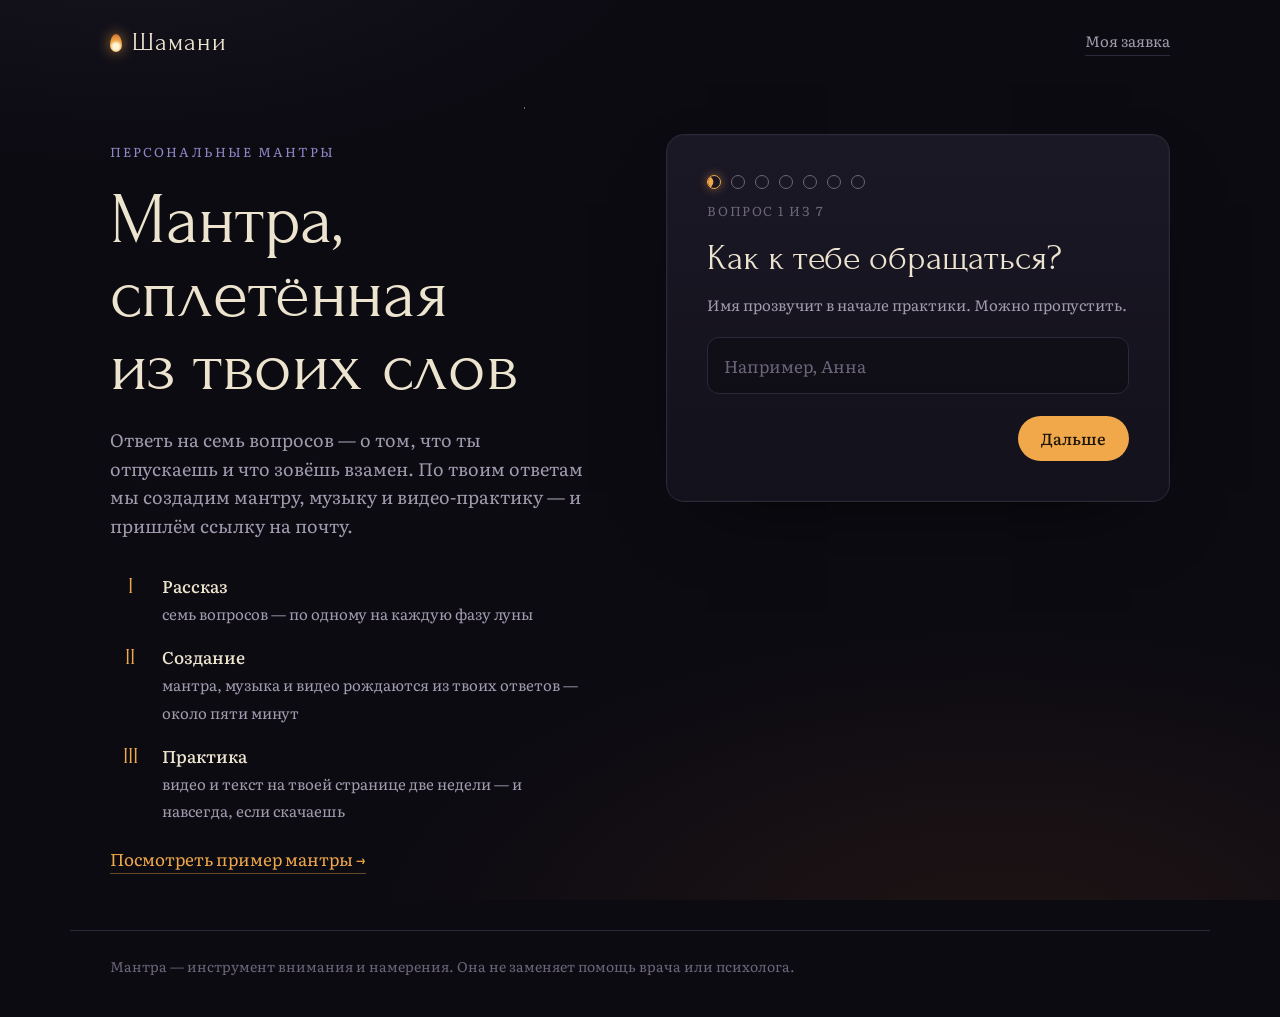
<file: index.html>
<!doctype html>
<html lang="ru">
<head>
  <meta charset="utf-8">
  <meta name="viewport" content="width=device-width, initial-scale=1, viewport-fit=cover">
  <title>Шамани</title>
  <meta name="description" content="Персональная мантра по семи вопросам — и практика у свечи под звуки твоей стихии.">
  <link rel="icon" href="data:image/svg+xml,%3Csvg xmlns='http://www.w3.org/2000/svg' viewBox='0 0 32 32'%3E%3Cpath d='M16 3c3 6 8 9 8 16a8 8 0 0 1-16 0c0-7 5-10 8-16z' fill='%23F0A84A'/%3E%3C/svg%3E">
  <link rel="preconnect" href="https://fonts.googleapis.com">
  <link rel="preconnect" href="https://fonts.gstatic.com" crossorigin>
  <link rel="stylesheet" href="https://fonts.googleapis.com/css2?family=Forum&family=Literata:ital,opsz,wght@0,7..72,400;0,7..72,500;1,7..72,400&display=swap">
  <link rel="stylesheet" href="css/style.css">
</head>
<body>
  <header class="site-header wrap">
    <a class="brand" href="index.html"><span class="brand-flame" aria-hidden="true"></span>Шамани</a>
    <a class="header-link" id="order-link" href="order.html">Моя заявка</a>
  </header>

  <main class="wrap home">
    <section class="intro">
      <p class="eyebrow">Персональные мантры</p>
      <h1>Мантра, сплетённая из&nbsp;твоих слов</h1>
      <p class="lead">Ответь на семь вопросов — о том, что ты отпускаешь и что зовёшь взамен. По твоим ответам мы создадим мантру, музыку и видео-практику — и пришлём ссылку на почту.</p>
      <ol class="path">
        <li><span class="path-mark">I</span><div><b>Рассказ</b><span>семь вопросов — по одному на каждую фазу луны</span></div></li>
        <li><span class="path-mark">II</span><div><b>Создание</b><span>мантра, музыка и видео рождаются из твоих ответов — около пяти минут</span></div></li>
        <li><span class="path-mark">III</span><div><b>Практика</b><span>видео и текст на твоей странице две недели — и навсегда, если скачаешь</span></div></li>
      </ol>
      <a class="text-link" id="sample-link" href="mantra.html">Посмотреть пример мантры</a>
    </section>

    <section class="rite" aria-labelledby="rite-title">
      <div class="moons" id="moons" aria-hidden="true"></div>
      <p class="rite-step" id="rite-step">Вопрос 1 из 7</p>

      <form id="rite-form" novalidate>
        <h2 class="rite-q" id="rite-title">Как к тебе обращаться?</h2>
        <p class="rite-hint" id="rite-hint"></p>
        <div class="rite-body" id="rite-body"></div>
        <div class="rite-nav">
          <button type="button" class="btn btn-ghost" id="btn-back">Назад</button>
          <button type="submit" class="btn btn-primary" id="btn-next">Дальше</button>
        </div>
      </form>

      <div class="weaving" id="weaving" hidden>
        <span class="weaving-flame" aria-hidden="true"></span>
        <p>Оформляем заявку…</p>
      </div>
    </section>
  </main>

  <footer class="wrap site-footer">
    <p>Мантра — инструмент внимания и намерения. Она не заменяет помощь врача или психолога.</p>
  </footer>

  <script src="js/mantra.js"></script>
  <script src="js/app.js"></script>
</body>
</html>
</file>
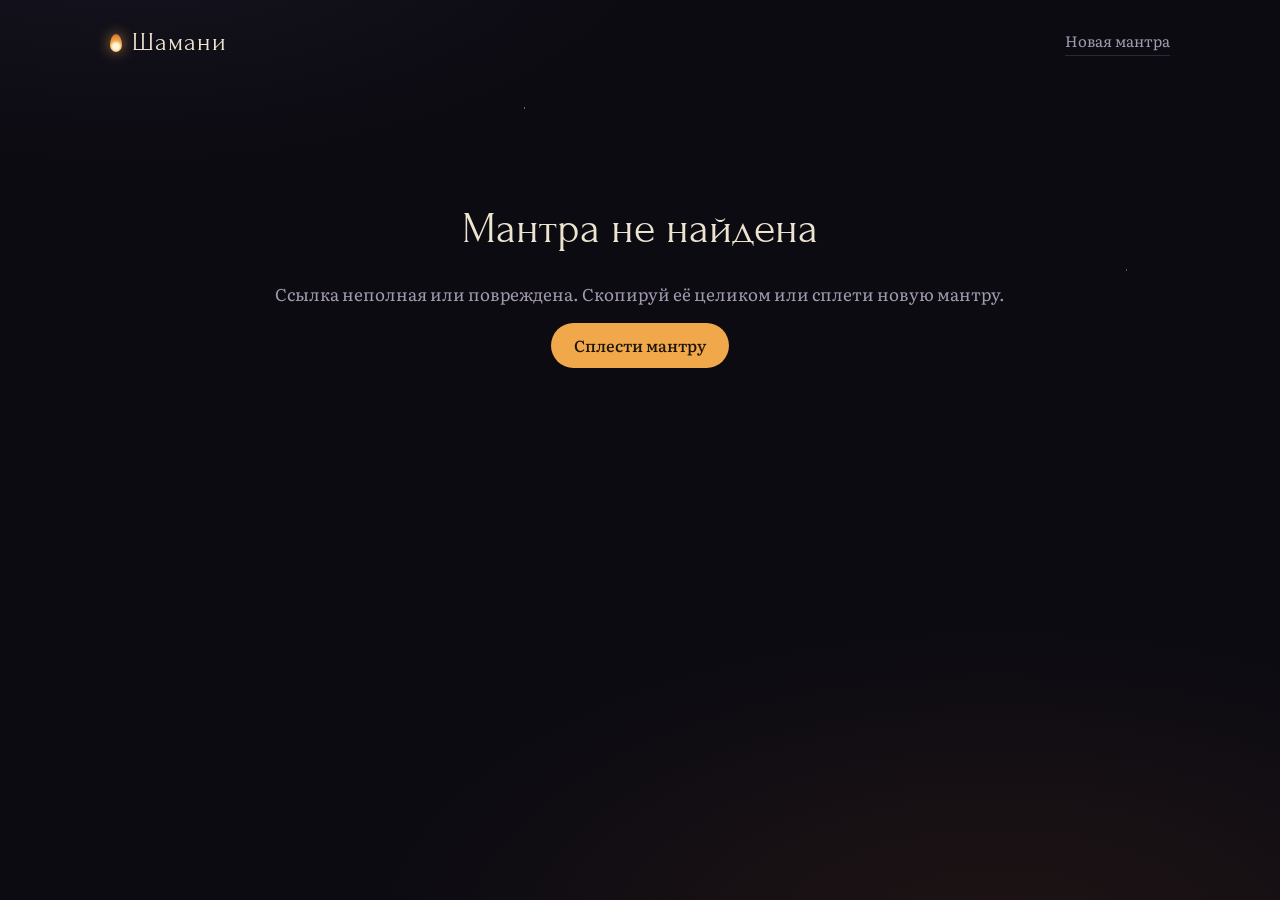
<file: mantra.html>
<!doctype html>
<html lang="ru">
<head>
  <meta charset="utf-8">
  <meta name="viewport" content="width=device-width, initial-scale=1, viewport-fit=cover">
  <title>Твоя мантра · Шамани</title>
  <link rel="icon" href="data:image/svg+xml,%3Csvg xmlns='http://www.w3.org/2000/svg' viewBox='0 0 32 32'%3E%3Cpath d='M16 3c3 6 8 9 8 16a8 8 0 0 1-16 0c0-7 5-10 8-16z' fill='%23F0A84A'/%3E%3C/svg%3E">
  <link rel="preconnect" href="https://fonts.googleapis.com">
  <link rel="preconnect" href="https://fonts.gstatic.com" crossorigin>
  <link rel="stylesheet" href="https://fonts.googleapis.com/css2?family=Forum&family=Literata:ital,opsz,wght@0,7..72,400;0,7..72,500;1,7..72,400&display=swap">
  <link rel="stylesheet" href="css/style.css">
</head>
<body class="page-altar">
  <header class="site-header wrap">
    <a class="brand" href="index.html"><span class="brand-flame" aria-hidden="true"></span>Шамани</a>
    <a class="header-link" href="index.html">Новая мантра</a>
  </header>

  <main class="wrap altar" id="altar">
    <div class="altar-head">
      <p class="eyebrow" id="altar-sphere">Мантра</p>
      <h1 id="altar-title">Твоя мантра</h1>
      <p class="altar-intent" id="altar-intent" hidden></p>
    </div>

    <div class="altar-stage">
      <canvas id="candle" role="img" aria-label="Свеча в темноте и чётки: каждая бусина — одно повторение"></canvas>
      <p class="beads-count" id="beads-count" aria-live="polite">0 / 9</p>
    </div>

    <ol class="mantra-lines" id="mantra-lines"></ol>
    <p class="bija-note" id="bija-note"></p>

    <div class="altar-controls">
      <button type="button" class="btn btn-primary btn-light" id="btn-light">Зажечь свечу</button>
      <div class="controls-row">
        <label class="control" for="sel-rounds"><span>Повторений</span>
          <select id="sel-rounds">
            <option value="9" selected>9</option>
            <option value="27">27</option>
            <option value="108">108 — полный круг чёток</option>
          </select>
        </label>
        <label class="control" for="sel-sound"><span>Звук</span>
          <select id="sel-sound">
            <option value="water">Вода</option>
            <option value="wind">Ветер</option>
            <option value="forest">Лес</option>
            <option value="fire">Огонь</option>
            <option value="bowl">Только поющая чаша</option>
            <option value="silence">Тишина</option>
          </select>
        </label>
        <label class="control" for="vol"><span>Громкость</span>
          <input type="range" id="vol" min="0" max="1" step="0.05" value="0.7">
        </label>
      </div>
      <div class="controls-row">
        <label class="toggle" for="chk-voice"><input type="checkbox" id="chk-voice" checked> <span id="voice-label">Голос читает мантру</span></label>
        <button type="button" class="btn btn-ghost btn-small" id="btn-share">Скопировать ссылку</button>
      </div>
    </div>
    <p class="altar-status" id="altar-status" role="status"></p>
  </main>

  <section class="wrap altar-empty" id="altar-empty" hidden>
    <h1>Мантра не найдена</h1>
    <p>Ссылка неполная или повреждена. Скопируй её целиком или сплети новую мантру.</p>
    <a class="btn btn-primary" href="index.html">Сплести мантру</a>
  </section>

  <script src="js/mantra.js"></script>
  <script src="js/candle.js"></script>
  <script src="js/sound.js"></script>
  <script src="js/altar.js"></script>
</body>
</html>
</file>
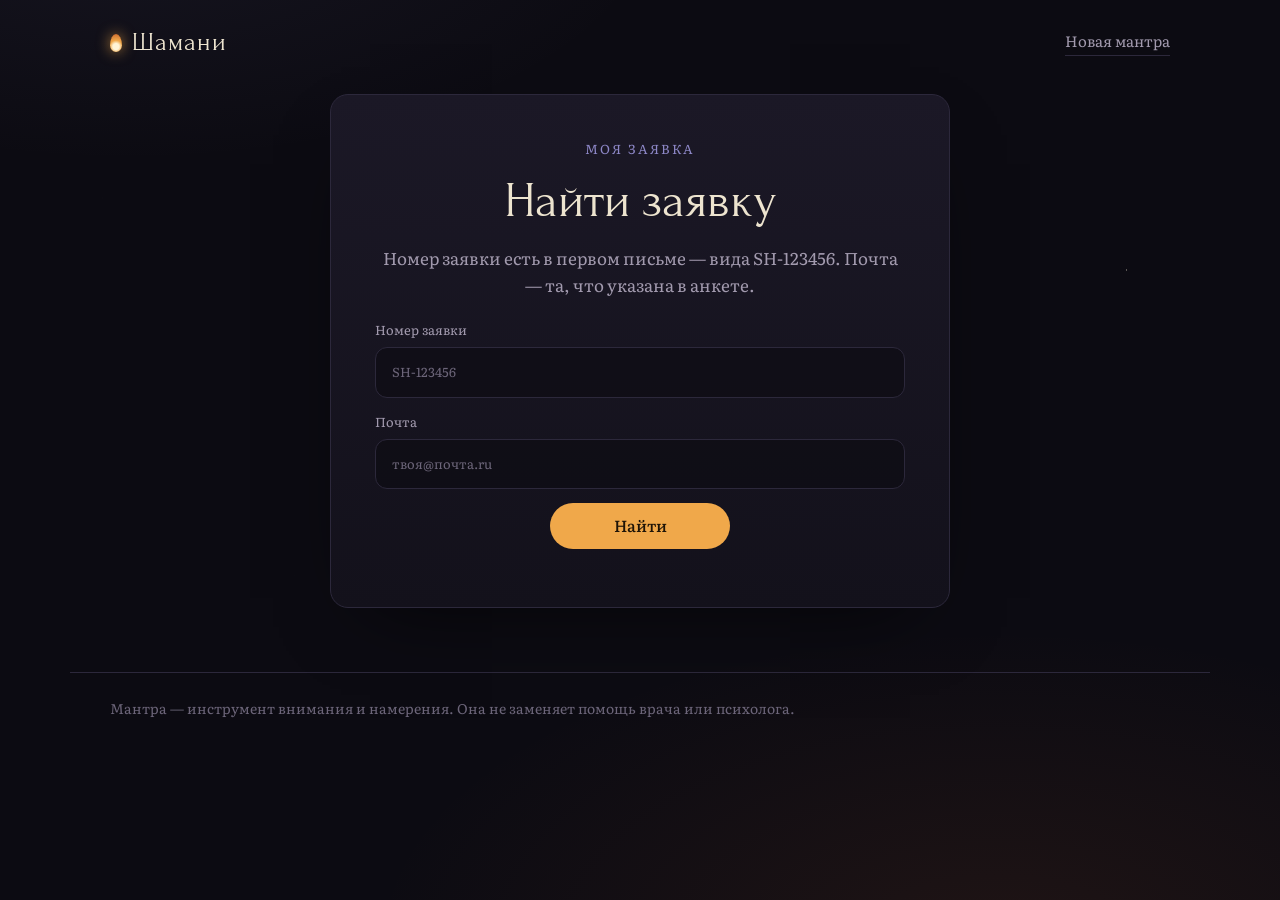
<file: order.html>
<!doctype html>
<html lang="ru">
<head>
  <meta charset="utf-8">
  <meta name="viewport" content="width=device-width, initial-scale=1, viewport-fit=cover">
  <title>Моя заявка · Шамани</title>
  <meta name="robots" content="noindex">
  <link rel="icon" href="data:image/svg+xml,%3Csvg xmlns='http://www.w3.org/2000/svg' viewBox='0 0 32 32'%3E%3Cpath d='M16 3c3 6 8 9 8 16a8 8 0 0 1-16 0c0-7 5-10 8-16z' fill='%23F0A84A'/%3E%3C/svg%3E">
  <link rel="preconnect" href="https://fonts.googleapis.com">
  <link rel="preconnect" href="https://fonts.gstatic.com" crossorigin>
  <link rel="stylesheet" href="https://fonts.googleapis.com/css2?family=Forum&family=Literata:ital,opsz,wght@0,7..72,400;0,7..72,500;1,7..72,400&display=swap">
  <link rel="stylesheet" href="css/style.css">
</head>
<body>
  <header class="site-header wrap">
    <a class="brand" href="index.html"><span class="brand-flame" aria-hidden="true"></span>Шамани</a>
    <a class="header-link" href="index.html">Новая мантра</a>
  </header>

  <main class="wrap order" id="order">
    <p class="order-loading" id="order-loading">Открываем заявку…</p>

    <!-- поиск по номеру: когда страницу открыли без личной ссылки -->
    <section class="order-card" id="view-lookup" hidden>
      <p class="eyebrow">Моя заявка</p>
      <h1>Найти заявку</h1>
      <p class="order-text" id="lookup-text">Номер заявки есть в первом письме — вида SH-123456. Почта — та, что указана в анкете.</p>
      <form class="lookup" id="lookup-form" novalidate>
        <label class="control" for="lookup-number"><span>Номер заявки</span>
          <input class="field" id="lookup-number" placeholder="SH-123456" autocomplete="off" maxlength="12" required>
        </label>
        <label class="control" for="lookup-email"><span>Почта</span>
          <input class="field" id="lookup-email" type="email" inputmode="email" autocomplete="email" placeholder="твоя@почта.ru" maxlength="120" required>
        </label>
        <button class="btn btn-primary" type="submit">Найти</button>
        <p class="rite-error" id="lookup-error" role="alert"></p>
      </form>
    </section>

    <!-- ждёт оплаты -->
    <section class="order-card" id="view-pay" hidden>
      <p class="eyebrow">Заявка <span data-number></span></p>
      <h1>Осталось оплатить</h1>
      <p class="order-text">Ответы сохранены. После оплаты мантра, музыка и видео будут готовы примерно через пять минут — ссылка придёт на почту.</p>
      <button class="btn btn-primary btn-light" type="button" id="btn-pay">Оплатить</button>
      <p class="order-fine">Прототип: оплата тестовая, деньги не списываются. Здесь будет переход к платёжному сервису.</p>
    </section>

    <!-- в очереди / создаётся -->
    <section class="order-card" id="view-wait" hidden>
      <p class="eyebrow">Заявка <span data-number></span></p>
      <span class="weaving-flame" aria-hidden="true"></span>
      <h1 id="wait-title">Создаём твою мантру</h1>
      <ol class="stages" id="stages">
        <li data-stage="paid">Оплата получена</li>
        <li data-stage="generating">Мантра, музыка и видео создаются</li>
        <li data-stage="ready">Готово — придёт письмо</li>
      </ol>
      <p class="order-text">Обычно это занимает около пяти минут. Страницу можно закрыть: ссылка придёт на почту, а заявку всегда можно найти по номеру.</p>
    </section>

    <!-- готово -->
    <section class="ready" id="view-ready" hidden>
      <div class="ready-head">
        <p class="eyebrow">Заявка <span data-number></span></p>
        <h1 id="ready-title">Твоя мантра</h1>
        <p class="access" id="access"></p>
      </div>
      <div class="screen" id="screen" hidden></div>
      <audio class="ready-audio" id="audio" controls preload="metadata" hidden></audio>
      <ol class="mantra-lines" id="ready-lines"></ol>
      <p class="bija-note" id="ready-note"></p>
      <div class="downloads">
        <h2>Сохрани себе</h2>
        <p class="order-text">Через две недели страница закроется, а скачанные файлы останутся с тобой.</p>
        <ul class="download-list" id="downloads"></ul>
      </div>
      <button class="btn btn-ghost btn-small dev-only" type="button" id="btn-expire" hidden>Тест: промотать 14 дней</button>
    </section>

    <!-- доступ закончился -->
    <section class="order-card" id="view-expired" hidden>
      <p class="eyebrow">Заявка <span data-number></span></p>
      <h1>Доступ закончился</h1>
      <p class="order-text" id="expired-text">Страница с мантрой была открыта две недели. Если файлы скачаны — они остаются с тобой.</p>
      <a class="btn btn-primary" href="index.html">Создать новую мантру</a>
    </section>
  </main>

  <footer class="wrap site-footer">
    <p>Мантра — инструмент внимания и намерения. Она не заменяет помощь врача или психолога.</p>
  </footer>

  <script src="js/order.js"></script>
</body>
</html>
</file>
<file: css/style.css>
/* Шамани — «нейтральная мистика»: ночь, воск, пламя.
   Сайт намеренно одноцветный по теме (тёмный): свеча горит в темноте. */
:root {
  color-scheme: dark;
  --night: #0C0B12;
  --surface: #13111B;
  --surface-2: #1B1826;
  --line: #2C283B;
  --tallow: #EDE4CF;
  --muted: #A29AAE;
  --faint: #6C6579;
  --flame: #F0A84A;
  --ember: #C8632B;
  --dusk: #8E88C8;
  --on-flame: #1E1407;

  --display: 'Forum', 'Cormorant Garamond', 'Times New Roman', serif;
  --body: 'Literata', Georgia, 'Times New Roman', serif;
  --radius: 18px;
}

* { box-sizing: border-box; }
[hidden] { display: none !important; }
html, body { min-height: 100%; }

body {
  margin: 0;
  background-color: var(--night);
  background-image:
    radial-gradient(ellipse 70% 50% at 78% 105%, rgba(200, 99, 43, 0.10), transparent 70%),
    radial-gradient(ellipse 60% 40% at 10% -10%, rgba(142, 136, 200, 0.08), transparent 70%),
    radial-gradient(1px 1px at 8% 22%, rgba(237, 228, 207, 0.5) 50%, transparent 51%),
    radial-gradient(1px 1px at 23% 64%, rgba(237, 228, 207, 0.35) 50%, transparent 51%),
    radial-gradient(1.5px 1.5px at 41% 12%, rgba(237, 228, 207, 0.45) 50%, transparent 51%),
    radial-gradient(1px 1px at 57% 38%, rgba(237, 228, 207, 0.3) 50%, transparent 51%),
    radial-gradient(1px 1px at 71% 8%, rgba(237, 228, 207, 0.5) 50%, transparent 51%),
    radial-gradient(1.5px 1.5px at 88% 30%, rgba(237, 228, 207, 0.35) 50%, transparent 51%),
    radial-gradient(1px 1px at 94% 72%, rgba(237, 228, 207, 0.3) 50%, transparent 51%),
    radial-gradient(1px 1px at 34% 88%, rgba(237, 228, 207, 0.3) 50%, transparent 51%);
  background-attachment: fixed;
  color: var(--tallow);
  font-family: var(--body);
  font-size: 17px;
  line-height: 1.6;
  -webkit-font-smoothing: antialiased;
}

.wrap {
  width: 100%;
  max-width: 1140px;
  margin-inline: auto;
  padding-inline: clamp(16px, 4vw, 40px);
}

h1, h2 { font-family: var(--display); font-weight: 400; text-wrap: balance; margin: 0; }
p { margin: 0; }
a { color: inherit; }

:focus-visible { outline: 2px solid var(--flame); outline-offset: 3px; border-radius: 6px; }

.eyebrow {
  font-size: 13px;
  letter-spacing: 0.16em;
  text-transform: uppercase;
  color: var(--dusk);
}

/* --- шапка --- */
.site-header {
  display: flex;
  align-items: center;
  justify-content: space-between;
  gap: 16px;
  padding-block: 22px;
}
.brand {
  display: inline-flex;
  align-items: center;
  gap: 10px;
  font-family: var(--display);
  font-size: 26px;
  letter-spacing: 0.04em;
  text-decoration: none;
}
.brand-flame {
  width: 12px;
  height: 18px;
  border-radius: 50% 50% 50% 50% / 62% 62% 38% 38%;
  background: radial-gradient(circle at 50% 70%, #fff4d6 0 22%, var(--flame) 45%, var(--ember) 100%);
  box-shadow: 0 0 14px rgba(240, 168, 74, 0.7);
  animation: flicker 3.2s ease-in-out infinite;
}
.header-link {
  font-size: 15px;
  color: var(--muted);
  text-decoration: none;
  border-bottom: 1px solid var(--line);
  padding-bottom: 2px;
}
.header-link:hover { color: var(--tallow); border-color: var(--flame); }

/* --- главная --- */
.home {
  display: grid;
  grid-template-columns: minmax(0, 1fr) minmax(0, 1.05fr);
  gap: clamp(32px, 6vw, 80px);
  align-items: start;
  padding-block: clamp(16px, 4vw, 48px) 56px;
}
.intro { display: grid; gap: 22px; padding-top: 8px; }
.intro h1 { font-size: clamp(42px, 5.6vw, 72px); line-height: 1.02; letter-spacing: -0.005em; }
.lead { color: var(--muted); font-size: 18px; max-width: 34em; }

.path { list-style: none; margin: 6px 0 0; padding: 0; display: grid; gap: 14px; }
.path li { display: grid; grid-template-columns: 40px 1fr; gap: 12px; align-items: baseline; }
.path-mark { font-family: var(--display); font-size: 22px; color: var(--flame); text-align: center; }
.path b { font-weight: 500; display: block; }
.path span:not(.path-mark) { color: var(--muted); font-size: 15px; }

.text-link {
  justify-self: start;
  color: var(--flame);
  text-decoration: none;
  border-bottom: 1px solid rgba(240, 168, 74, 0.4);
}
.text-link::after { content: ' →'; }
.text-link:hover { border-color: var(--flame); }

/* --- обряд (анкета) --- */
.rite {
  background: linear-gradient(180deg, var(--surface-2), var(--surface));
  border: 1px solid var(--line);
  border-radius: var(--radius);
  padding: clamp(22px, 3.5vw, 40px);
  display: grid;
  gap: 18px;
  box-shadow: 0 30px 80px -40px rgba(0, 0, 0, 0.8), 0 0 0 1px rgba(237, 228, 207, 0.02) inset;
}

.moons { display: flex; gap: 10px; }
.moon {
  width: 14px;
  height: 14px;
  border-radius: 50%;
  border: 1px solid var(--faint);
  position: relative;
  overflow: hidden;
  transition: border-color 0.3s, box-shadow 0.3s;
}
.moon::after {
  content: '';
  position: absolute;
  inset: 0;
  border-radius: 50%;
  background: var(--tallow);
  transform: translateX(-100%);
  transition: transform 0.5s ease;
}
.moon.is-now { border-color: var(--flame); box-shadow: 0 0 10px rgba(240, 168, 74, 0.5); }
.moon.is-now::after { transform: translateX(-55%); background: var(--flame); }
.moon.is-full { border-color: var(--tallow); }
.moon.is-full::after { transform: translateX(0); }

.rite-step { font-size: 13px; letter-spacing: 0.12em; text-transform: uppercase; color: var(--faint); margin-top: -6px; }
#rite-form { display: grid; gap: 14px; }
.rite-q { font-size: clamp(28px, 3vw, 36px); line-height: 1.1; }
.rite-hint { color: var(--muted); font-size: 15px; }
.rite-body { margin-top: 6px; }

.chips { display: grid; grid-template-columns: repeat(2, minmax(0, 1fr)); gap: 10px; }
.chip {
  position: relative;
  display: grid;
  gap: 2px;
  padding: 12px 16px;
  border: 1px solid var(--line);
  border-radius: 12px;
  background: rgba(237, 228, 207, 0.02);
  cursor: pointer;
  transition: border-color 0.2s, background 0.2s;
}
.chip input { position: absolute; opacity: 0; inset: 0; margin: 0; cursor: pointer; }
.chip-label { font-size: 17px; }
.chip-hint { font-size: 13px; color: var(--faint); line-height: 1.35; }
.chip:hover { border-color: var(--faint); }
.chip:has(input:checked) {
  border-color: var(--flame);
  background: rgba(240, 168, 74, 0.08);
}
.chip:has(input:checked) .chip-label { color: var(--flame); }
.chip:has(input:focus-visible) { outline: 2px solid var(--flame); outline-offset: 2px; }

.field {
  width: 100%;
  font: inherit;
  color: var(--tallow);
  background: rgba(12, 11, 18, 0.6);
  border: 1px solid var(--line);
  border-radius: 12px;
  padding: 14px 16px;
  resize: vertical;
}
.field::placeholder { color: var(--faint); }
.field:focus { border-color: var(--flame); outline: none; box-shadow: 0 0 0 3px rgba(240, 168, 74, 0.15); }

.rite-nav { display: flex; justify-content: space-between; gap: 12px; margin-top: 8px; }
.rite-nav .btn-primary { margin-left: auto; }

/* --- кнопки --- */
.btn {
  display: inline-flex;
  align-items: center;
  justify-content: center;
  gap: 8px;
  font: inherit;
  font-size: 16px;
  line-height: 1.2;
  padding: 12px 22px;
  border-radius: 999px;
  border: 1px solid transparent;
  cursor: pointer;
  text-decoration: none;
  transition: background 0.2s, border-color 0.2s, color 0.2s, box-shadow 0.2s, opacity 0.2s;
}
.btn-primary { background: var(--flame); color: var(--on-flame); font-weight: 500; }
.btn-primary:hover { box-shadow: 0 0 24px rgba(240, 168, 74, 0.45); }
.btn-primary:disabled { opacity: 0.35; cursor: not-allowed; box-shadow: none; }
.btn-ghost { background: transparent; color: var(--tallow); border-color: var(--line); }
.btn-ghost:hover { border-color: var(--faint); }
.btn-small { font-size: 14px; padding: 8px 16px; }

/* --- плетение и результат --- */
.weaving { display: grid; justify-items: center; gap: 16px; padding-block: 48px; color: var(--muted); }
.weaving-flame {
  width: 22px;
  height: 34px;
  border-radius: 50% 50% 50% 50% / 62% 62% 38% 38%;
  background: radial-gradient(circle at 50% 70%, #fff4d6 0 22%, var(--flame) 45%, var(--ember) 100%);
  box-shadow: 0 0 40px 10px rgba(240, 168, 74, 0.35);
  animation: flicker 1.4s ease-in-out infinite;
}


.visually-hidden {
  position: absolute !important;
  width: 1px;
  height: 1px;
  overflow: hidden;
  clip-path: inset(50%);
  white-space: nowrap;
}

/* --- страница заявки --- */
.order { display: grid; justify-items: center; padding-block: 8px 64px; }
.order-loading { color: var(--muted); padding-block: 12vh; }
.order-card {
  width: 100%;
  max-width: 620px;
  display: grid;
  justify-items: center;
  text-align: center;
  gap: 16px;
  padding: clamp(26px, 4vw, 44px);
  border: 1px solid var(--line);
  border-radius: var(--radius);
  background: linear-gradient(180deg, var(--surface-2), var(--surface));
  box-shadow: 0 30px 80px -40px rgba(0, 0, 0, 0.8);
}
.order-card h1, .ready h1 { font-size: clamp(34px, 5vw, 50px); line-height: 1.05; }
.order-text { color: var(--muted); max-width: 32em; }
.order-fine { font-size: 13px; color: var(--faint); max-width: 30em; }
.rite-error { min-height: 1.4em; margin-top: 8px; font-size: 15px; color: #E88A6A; }
.rite-error:empty { min-height: 0; margin: 0; }

.lookup { width: 100%; display: grid; gap: 14px; text-align: left; margin-top: 6px; }
.lookup .btn { justify-self: center; min-width: 180px; }

.stages { list-style: none; margin: 4px 0; padding: 0; display: grid; gap: 10px; text-align: left; }
.stages li { position: relative; padding-left: 30px; color: var(--faint); }
.stages li::before {
  content: '';
  position: absolute;
  left: 4px;
  top: 0.45em;
  width: 12px;
  height: 12px;
  border-radius: 50%;
  border: 1px solid var(--faint);
}
.stages li.is-done { color: var(--muted); }
.stages li.is-done::before { background: var(--tallow); border-color: var(--tallow); }
.stages li.is-now { color: var(--tallow); }
.stages li.is-now::before { border-color: var(--flame); background: var(--flame); box-shadow: 0 0 10px rgba(240, 168, 74, 0.6); animation: flicker 1.4s ease-in-out infinite; }

.ready { width: 100%; max-width: 900px; display: grid; justify-items: center; text-align: center; gap: 24px; }
.ready-head { display: grid; gap: 10px; justify-items: center; }
.access { font-size: 15px; color: var(--flame); }
.ready-audio { width: 100%; max-width: 520px; }
.downloads {
  width: 100%;
  display: grid;
  justify-items: center;
  gap: 10px;
  padding-top: 26px;
  border-top: 1px solid var(--line);
}
.downloads h2 { font-size: 30px; }
.download-list { list-style: none; margin: 8px 0 0; padding: 0; display: flex; flex-wrap: wrap; justify-content: center; gap: 12px; }
.download {
  display: grid;
  gap: 2px;
  min-width: 170px;
  padding: 14px 20px;
  border: 1px solid var(--line);
  border-radius: 14px;
  text-decoration: none;
  background: rgba(237, 228, 207, 0.02);
  transition: border-color 0.2s, background 0.2s;
}
.download b { font-weight: 500; }
.download b::before { content: '↓ '; color: var(--flame); }
.download span { font-size: 13px; color: var(--faint); }
.download:hover { border-color: var(--flame); background: rgba(240, 168, 74, 0.06); }
.dev-only { border-style: dashed; color: var(--faint); }

.screen {
  width: 100%;
  aspect-ratio: 16 / 9;
  border-radius: var(--radius);
  overflow: hidden;
  background: #000;
  border: 1px solid var(--line);
  box-shadow: 0 30px 90px -30px rgba(240, 168, 74, 0.18), 0 30px 80px -40px rgba(0, 0, 0, 0.9);
}
.screen video, .screen iframe { display: block; width: 100%; height: 100%; border: 0; }
.screen-error { display: grid; place-items: center; height: 100%; padding: 24px; color: var(--muted); }

.site-footer { padding-block: 24px 40px; color: var(--faint); font-size: 14px; border-top: 1px solid var(--line); }

/* --- страница свечи --- */
.altar {
  display: grid;
  justify-items: center;
  text-align: center;
  gap: 20px;
  padding-block: 8px 56px;
  max-width: 820px;
}
.altar-head { display: grid; gap: 10px; justify-items: center; }
.altar h1 { font-size: clamp(34px, 5vw, 54px); line-height: 1.05; }
.altar-intent { color: var(--muted); font-style: italic; max-width: 32em; }

.altar-stage { position: relative; width: 100%; max-width: 520px; }
.altar-stage canvas { display: block; width: 100%; height: clamp(300px, 56vh, 520px); }
.beads-count {
  position: absolute;
  right: 0;
  bottom: 6px;
  font-size: 13px;
  letter-spacing: 0.1em;
  color: var(--faint);
  font-variant-numeric: tabular-nums;
}

.mantra-lines {
  list-style: none;
  margin: 0;
  padding: 0;
  display: grid;
  gap: 8px;
  font-family: var(--display);
  font-size: clamp(22px, 2.6vw, 28px);
  line-height: 1.3;
}
.mantra-lines li { color: var(--muted); transition: color 0.6s, text-shadow 0.6s; }
.mantra-lines .bija { color: var(--flame); font-size: 1.35em; letter-spacing: 0.08em; }
.mantra-lines li.is-now { color: var(--tallow); text-shadow: 0 0 22px rgba(240, 168, 74, 0.55); }
.mantra-lines .bija.is-now { color: #FFD08A; }
.bija-note { font-size: 14px; font-style: italic; color: var(--faint); }

.altar-controls {
  width: 100%;
  display: grid;
  justify-items: center;
  gap: 18px;
  margin-top: 8px;
  padding-top: 24px;
  border-top: 1px solid var(--line);
  transition: opacity 0.8s;
}
.btn-light { font-size: 18px; padding: 14px 34px; }
.controls-row { display: flex; flex-wrap: wrap; justify-content: center; align-items: end; gap: 14px 22px; }
.control { display: grid; gap: 6px; text-align: left; font-size: 13px; color: var(--muted); }
.control select {
  font: inherit;
  font-size: 15px;
  color: var(--tallow);
  background: var(--surface-2);
  border: 1px solid var(--line);
  border-radius: 10px;
  padding: 9px 12px;
  max-width: 100%;
}
.control input[type='range'] { accent-color: var(--flame); width: 160px; max-width: 100%; }
.toggle { display: inline-flex; align-items: center; gap: 8px; font-size: 15px; color: var(--muted); cursor: pointer; }
.toggle input { accent-color: var(--flame); width: 18px; height: 18px; }
.toggle input:disabled + span { color: var(--faint); }
.altar-status { color: var(--flame); min-height: 1.6em; }

/* пока горит свеча, всё лишнее отступает в тень */
.is-lit .site-header,
.is-lit .altar-head,
.is-lit .bija-note,
.is-lit .altar-controls { opacity: 0.28; transition: opacity 0.8s; }
.is-lit .site-header:hover,
.is-lit .altar-controls:hover,
.is-lit .altar-controls:focus-within { opacity: 1; }

.altar-empty { display: grid; justify-items: center; gap: 16px; text-align: center; padding-block: 12vh; }
.altar-empty h1 { font-size: 44px; }
.altar-empty p { color: var(--muted); }

@keyframes flicker {
  0%, 100% { transform: scale(1) rotate(-1deg); opacity: 1; }
  30% { transform: scale(1.04, 0.97) rotate(1.5deg); opacity: 0.92; }
  60% { transform: scale(0.97, 1.05) rotate(-2deg); opacity: 1; }
}

@media (max-width: 860px) {
  .home { grid-template-columns: 1fr; }
  .path { display: none; }
}
@media (max-width: 460px) {
  .chips { grid-template-columns: 1fr; }
  .chips-dense { grid-template-columns: repeat(2, minmax(0, 1fr)); }
  .chips-dense .chip-hint { display: none; }
  .rite-nav .btn { padding-inline: 18px; }
}

@media (prefers-reduced-motion: reduce) {
  *, *::before, *::after { animation: none !important; transition: none !important; }
}
</file>
